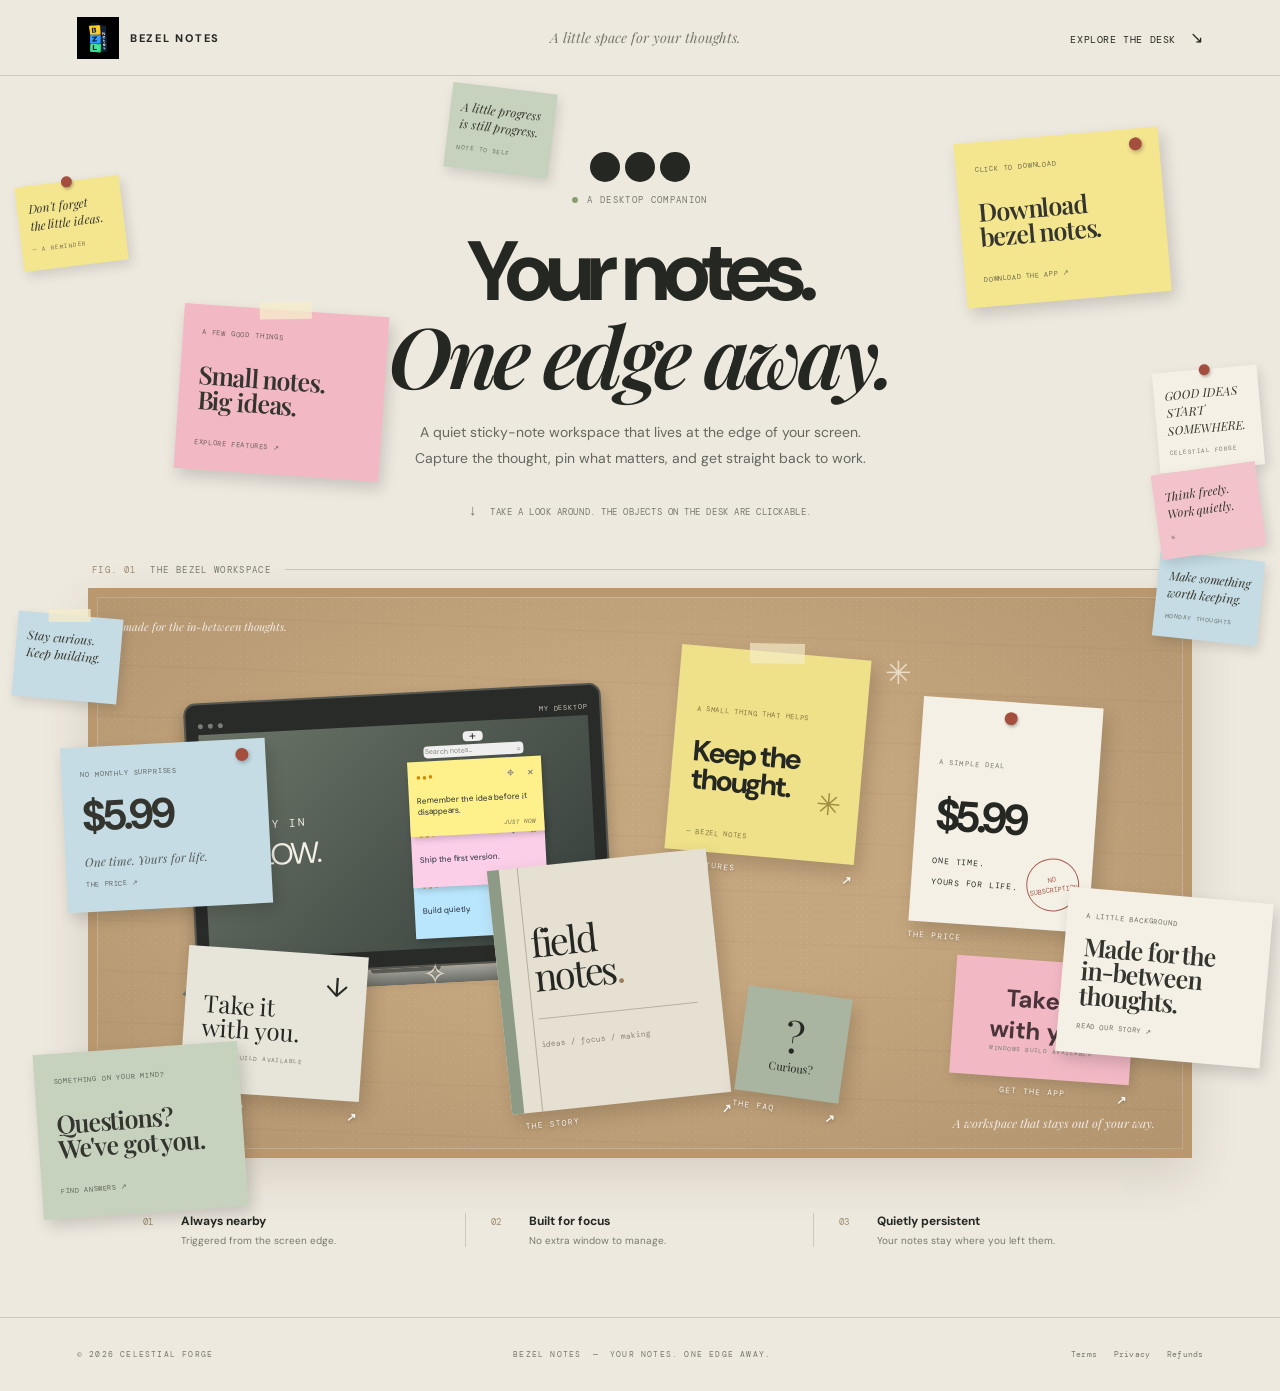
<file: index.html>
<!doctype html>
<html lang="en">
<head>
  <meta charset="utf-8">
  <meta name="viewport" content="width=device-width, initial-scale=1">
  <meta name="description" content="Bezel Notes — your notes, one edge away.">
  <meta name="theme-color" content="#eee9df">
  <title>Bezel Notes — Your notes. One edge away.</title>
  <link rel="stylesheet" href="styles.css">
  <script src="script.js" defer></script>
</head>
<body>
  <header class="topbar">
    <a class="brand" href="#top" aria-label="Bezel Notes home">
      <div class="logo-mark">
        <img src="assets/bezel-logo.png" alt="Bezel Notes Logo">
      </div>
      <span>BEZEL NOTES</span>
    </a>
    <span class="topbar-note">A little space for your thoughts.</span>
    <a class="top-link" href="#desk">Explore the desk <span>↘</span></a>
  </header>

  <main id="top">

    <!-- CELESTIAL WORKSPACE DECORATIONS -->
<div class="workspace-layer" aria-hidden="true">

  <div class="workspace-note ws-yellow ws-one">
    <span class="ws-pin"></span>
    Don't forget<br>the little ideas.
    <small>— A REMINDER</small>
  </div>

  <div class="workspace-note ws-blue ws-two">
    Make something<br>worth keeping.
    <small>MONDAY THOUGHTS</small>
  </div>

  <div class="workspace-note ws-blue ws-three">
    <span class="ws-tape"></span>
    Stay curious.<br>Keep building.
  </div>

  <div class="workspace-note ws-cream ws-four">
    <span class="ws-pin"></span>
    GOOD IDEAS<br>START SOMEWHERE.
    <small>CELESTIAL FORGE</small>
  </div>

  <div class="workspace-note ws-green ws-five">
    A little progress<br>is still progress.
    <small>NOTE TO SELF</small>
  </div>

  <div class="workspace-note ws-pink ws-six">
    Think freely.<br>Work quietly.
    <small>✳</small>
  </div>

  <!-- INTERACTIVE WORKSPACE NOTES -->

<button class="desk-object workspace-card ws-download"
        data-panel="download"
        aria-label="Download Bezel Notes">
    <span class="ws-card-pin"></span>
    <span class="ws-card-kicker">CLICK TO DOWNLOAD</span>
    <strong>Download<br>bezel notes.</strong>
    <span class="ws-card-bottom">DOWNLOAD THE APP ↗</span>
</button>

<button class="desk-object workspace-card ws-features"
        data-panel="features"
        aria-label="Explore Bezel Notes features">
    <span class="ws-card-tape"></span>
    <span class="ws-card-kicker">A FEW GOOD THINGS</span>
    <strong>Small notes.<br>Big ideas.</strong>
    <span class="ws-card-bottom">EXPLORE FEATURES ↗</span>
</button>

<button class="desk-object workspace-card ws-pricing"
        data-panel="pricing"
        aria-label="View Bezel Notes pricing">
    <span class="ws-card-pin"></span>
    <span class="ws-card-kicker">NO MONTHLY SURPRISES</span>
    <strong>$5.99</strong>
    <span class="ws-card-description">One time. Yours for life.</span>
    <span class="ws-card-bottom">THE PRICE ↗</span>
</button>

<button class="desk-object workspace-card ws-story"
        data-panel="about"
        aria-label="Read the story behind Bezel Notes">
    <span class="ws-card-kicker">A LITTLE BACKGROUND</span>
    <strong>Made for the<br>in-between thoughts.</strong>
    <span class="ws-card-bottom">READ OUR STORY ↗</span>
</button>

<button class="desk-object workspace-card ws-faq"
        data-panel="faq"
        aria-label="Frequently asked questions">
    <span class="ws-card-kicker">SOMETHING ON YOUR MIND?</span>
    <strong>Questions?<br>We've got you.</strong>
    <span class="ws-card-bottom">FIND ANSWERS ↗</span>
</button>

</div>

    <section class="intro">
      <div class="celestial-mark" aria-label="Celestial Forge">
      <span></span>
      <span></span>
      <span></span>
      </div>
      <p class="eyebrow"><span class="eyebrow-dot"></span> A DESKTOP COMPANION</p>
      <h1>Your notes.<br><em>One edge away.</em></h1>
      <p class="intro-copy">A quiet sticky-note workspace that lives at the edge of your screen. Capture the thought, pin what matters, and get straight back to work.</p>
      <p class="explore-hint"><span class="hint-arrow">↓</span> Take a look around. The objects on the desk are clickable.</p>
    </section>

    <section class="desk-scene" id="desk" aria-label="Interactive illustrated desk">
      <div class="scene-label"><span>FIG. 01</span> THE BEZEL WORKSPACE <span class="scene-line"></span></div>
      <div class="desk">
        <div class="desk-grain"></div>

        <button class="desk-object laptop" data-panel="product" aria-label="Explore the Bezel Notes app">
          <span class="laptop-screen">
            <span class="screen-top"><i></i><i></i><i></i><small>MY DESKTOP</small></span>
            <span class="screen-wallpaper">
              <span class="wallpaper-caption">STAY IN<br><b>FLOW.</b></span>
              <span class="mini-panel">
                <div class="mini-controls">
                  <span class="demo-add" aria-hidden="true">+</span>

                  <div class="demo-search">
                  <span>Search notes...</span>
                  <b>⌕</b>
                 </div>
                 </div>

                <span class="mini-notes-stack">
                 <span class="mini-note note-one">
                  <span class="mini-note-head">
                   <span class="mini-dots">•••</span>
                   <span class="mini-actions">⌖　×</span>
                   </span>
                   <span class="mini-note-content">
                     Remember the idea before it disappears.
                   </span>
                   <span class="mini-note-footer">JUST NOW</span>
                   </span>

                  <span class="mini-note note-two">
                   <span class="mini-note-head">
                    <span class="mini-dots">•••</span>
                    <span class="mini-actions">⌖　×</span>
                   </span>
                   <span class="mini-note-content">
                     Ship the first version.
                   </span>
                   <span class="mini-note-footer">YESTERDAY</span>
                  </span>

                  <span class="mini-note note-three">
                   <span class="mini-note-head">
                    <span class="mini-dots">•••</span>
                    <span class="mini-actions">⌖　×</span>
                   </span>
                   <span class="mini-note-content">
                     Build quietly.
                   </span>
                   <span class="mini-note-footer">MONDAY</span>
                  </span>
                </span>
              </span>
            </span>
          </span>
          <span class="laptop-base"><span></span></span>
          <span class="object-caption">THE PRODUCT <b>↗</b></span>
        </button>

        <button class="desk-object sticky" data-panel="features" aria-label="Explore product features">
          <span class="tape"></span>
          <span class="sticky-kicker">A SMALL THING THAT HELPS</span>
          <strong>Keep the<br>thought.</strong>
          <span class="scribble">✳</span>
          <span class="sticky-foot">— BEZEL NOTES</span>
          <span class="object-caption">THE FEATURES <b>↗</b></span>
        </button>

        <button class="desk-object notebook" data-panel="about" aria-label="Read about Bezel Notes">
          <span class="notebook-band"></span>
          <span class="notebook-title">field<br>notes<span>.</span></span>
          <span class="notebook-rule"></span>
          <span class="notebook-lines">ideas / focus / making</span>
          <span class="object-caption">THE STORY <b>↗</b></span>
        </button>

        <button class="desk-object pinned-paper" data-panel="pricing" aria-label="Explore pricing">
          <span class="pin"></span>
          <span class="paper-small">A SIMPLE DEAL</span>
          <strong>$5.99</strong>
          <span class="paper-sub">ONE TIME.<br>YOURS FOR LIFE.</span>
          <span class="paper-stamp">NO<br>SUBSCRIPTION</span>
          <span class="object-caption">THE PRICE <b>↗</b></span>
        </button>

        <button class="desk-object download-card" data-panel="download" aria-label="Download Bezel Notes">
          <span class="download-icon">↓</span>
          <strong>Take it<br>with you.</strong>
          <span class="download-small">WINDOWS BUILD AVAILABLE</span>
          <span class="object-caption">GET THE APP <b>↗</b></span>
        </button>
        
        <button class="take-it-note-pink" data-panel="download" aria-label="Download Bezel Notes">
          <span class="download-icon">↓</span>
          <strong>Take it<br>with you.</strong>
          <span class="download-small">WINDOWS BUILD AVAILABLE</span>
          <span class="object-caption">GET THE APP <b>↗</b></span>
        </button>

        <button class="desk-object faq-card" data-panel="faq" aria-label="Frequently asked questions">
          <span class="faq-mark">?</span>
          <span>Curious?</span>
          <span class="object-caption">THE FAQ <b>↗</b></span>
        </button>

        <span class="desk-doodle doodle-star">✳</span>
        <span class="desk-doodle doodle-spark">✧</span>
        <span class="desk-note-label">A workspace that stays out of your way.</span>
        <span class="desk-signature">made for the in-between thoughts.</span>
      </div>
      <p class="mobile-tip">Tap any object to explore it.</p>
    </section>

    <section class="bottom-strip">
      <div><span class="strip-number">01</span><b>Always nearby</b><small>Triggered from the screen edge.</small></div>
      <div><span class="strip-number">02</span><b>Built for focus</b><small>No extra window to manage.</small></div>
      <div><span class="strip-number">03</span><b>Quietly persistent</b><small>Your notes stay where you left them.</small></div>
    </section>
  </main>

  <footer class="footer">
    <span>© 2026 CELESTIAL FORGE</span>
    <span>BEZEL NOTES <i>—</i> YOUR NOTES. ONE EDGE AWAY.</span>
    <nav><a href="terms.html">Terms</a><a href="privacy.html">Privacy</a><a href="refund.html">Refunds</a></nav>
  </footer>

  <div class="info-overlay" id="info-overlay" hidden>
    <section class="info-panel" role="dialog" aria-modal="true" aria-labelledby="panel-title">
      <button class="panel-close" id="panel-close" aria-label="Close panel">×</button>
      <p class="panel-eyebrow" id="panel-eyebrow">EXPLORE BEZEL</p>
      <h2 id="panel-title">A little more about Bezel.</h2>
      <div class="panel-content" id="panel-content"></div>
    </section>
  </div>
</body>
</html>
</file>
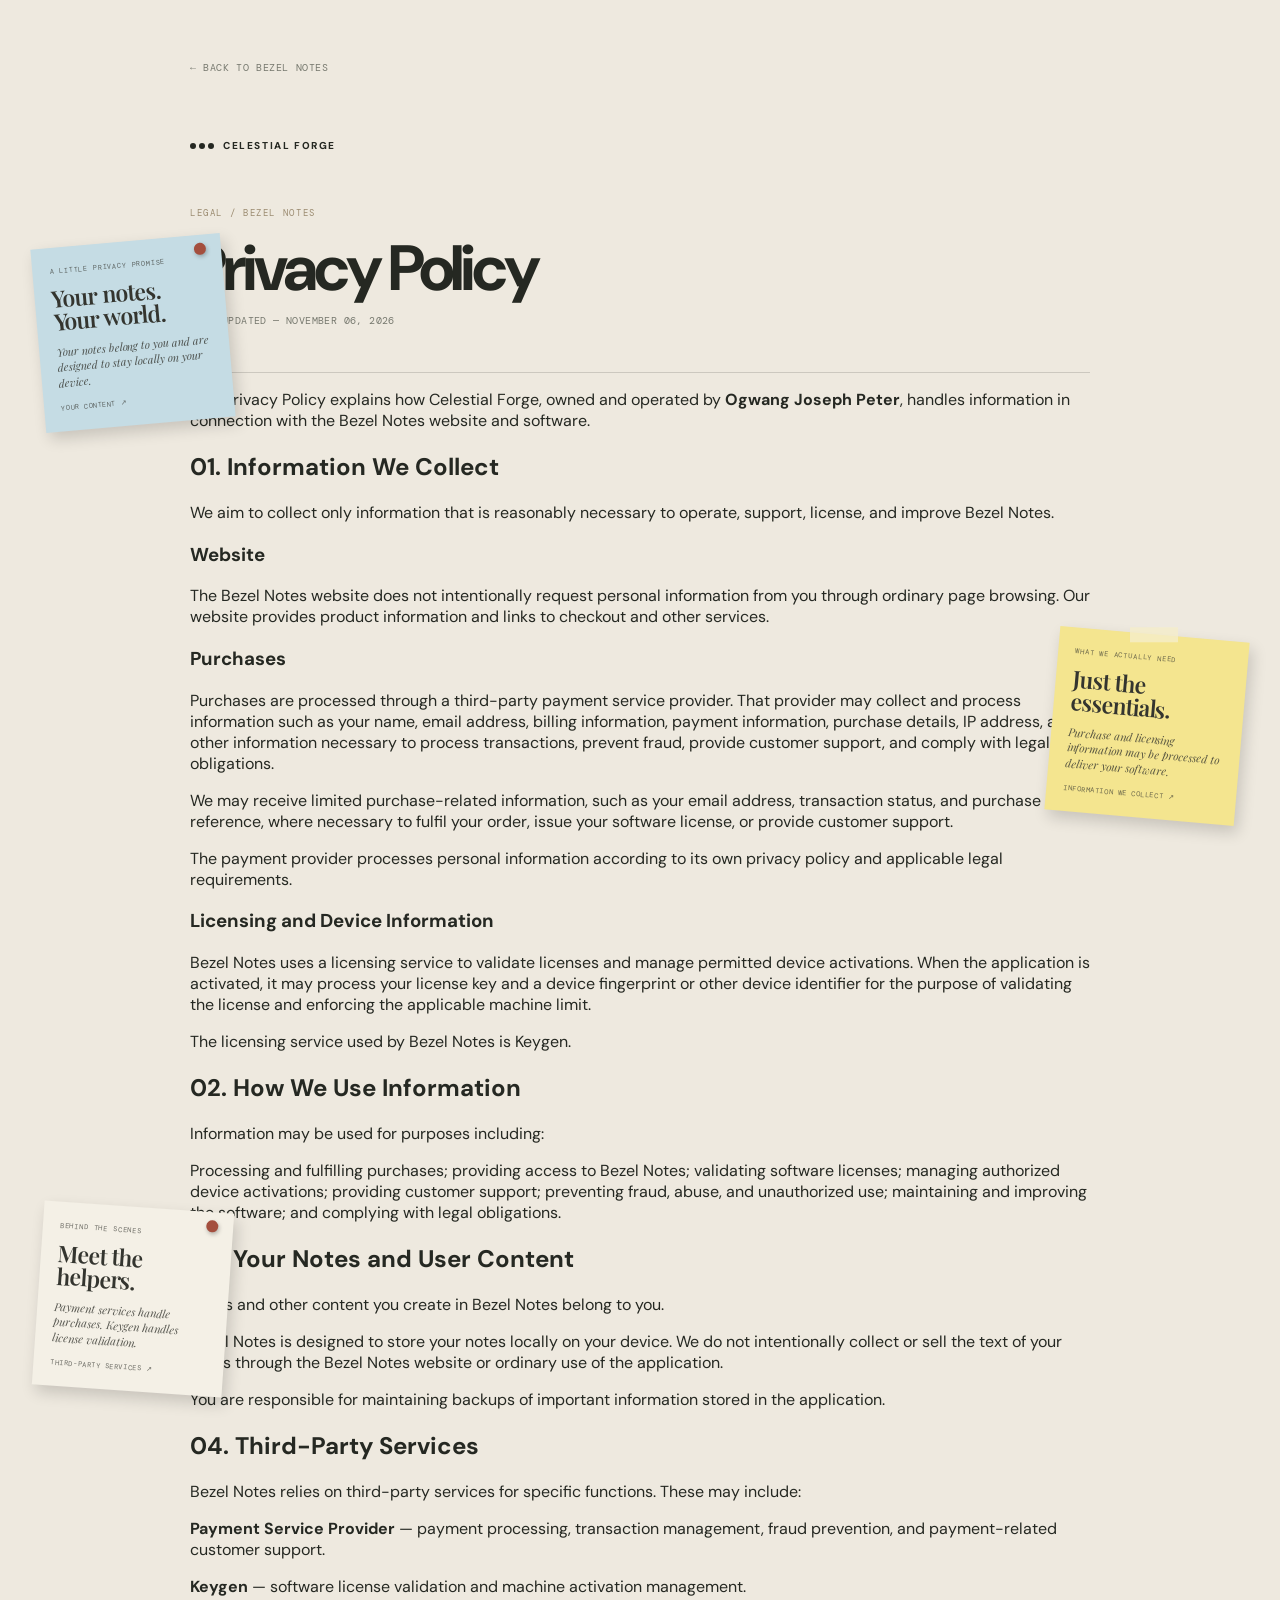
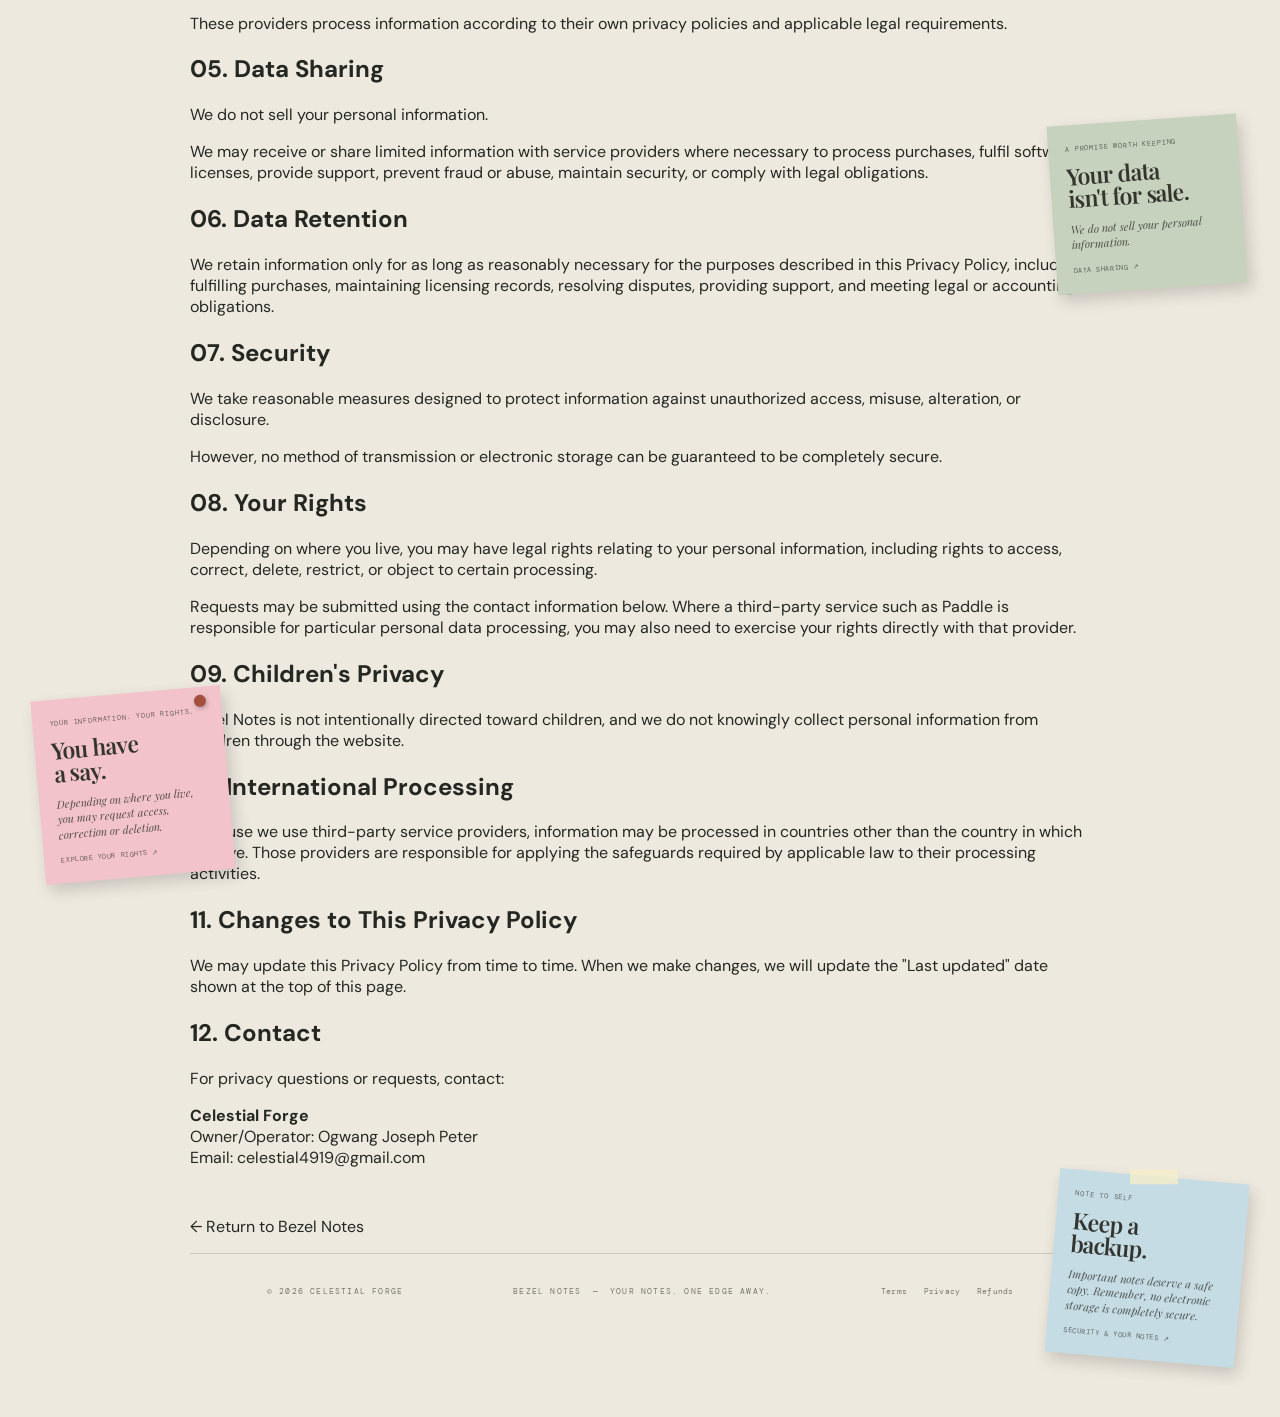
<file: privacy.html>
<!doctype html>
<html lang="en">
<head>
  <meta charset="utf-8">
  <meta name="viewport" content="width=device-width, initial-scale=1">
  <meta name="description" content="Bezel Notes Privacy Policy.">
  <meta name="theme-color" content="#07090b">
  <title>Privacy Policy — Bezel Notes</title>
  <link rel="icon" type="image/png" href="./assets/bezel-logo.png">
  <link rel="stylesheet" href="./styles.css">
</head>

<body>

    <!-- PRIVACY WORKSPACE -->
  <nav class="legal-note-layer privacy-note-layer"
       aria-label="Privacy policy quick links">

    <a href="#your-content" class="legal-paper paper-blue privacy-notes">
      <span class="legal-paper-pin"></span>
      <small>A LITTLE PRIVACY PROMISE</small>
      <strong>Your notes.<br>Your world.</strong>
      <p>Your notes belong to you and are designed to stay locally on your device.</p>
      <span class="legal-paper-link">YOUR CONTENT ↗</span>
    </a>

    <a href="#information" class="legal-paper paper-yellow privacy-collection">
      <span class="legal-paper-tape"></span>
      <small>WHAT WE ACTUALLY NEED</small>
      <strong>Just the<br>essentials.</strong>
      <p>Purchase and licensing information may be processed to deliver your software.</p>
      <span class="legal-paper-link">INFORMATION WE COLLECT ↗</span>
    </a>

     <a href="#third-parties" class="legal-paper paper-cream privacy-services">
      <span class="legal-paper-pin"></span>
      <small>BEHIND THE SCENES</small>
      <strong>Meet the<br>helpers.</strong>
      <p>Payment services handle purchases. Keygen handles license validation.</p>
      <span class="legal-paper-link">THIRD-PARTY SERVICES ↗</span>
    </a>

    <a href="#data-sharing" class="legal-paper paper-green privacy-sharing">
      <small>A PROMISE WORTH KEEPING</small>
      <strong>Your data<br>isn't for sale.</strong>
      <p>We do not sell your personal information.</p>
      <span class="legal-paper-link">DATA SHARING ↗</span>
    </a>

     <a href="#your-rights" class="legal-paper paper-pink privacy-rights">
      <span class="legal-paper-pin"></span>
      <small>YOUR INFORMATION. YOUR RIGHTS.</small>
      <strong>You have<br>a say.</strong>
      <p>Depending on where you live, you may request access, correction or deletion.</p>
      <span class="legal-paper-link">EXPLORE YOUR RIGHTS ↗</span>
    </a>

    <a href="#security" class="legal-paper paper-blue privacy-security">
      <span class="legal-paper-tape"></span>
      <small>NOTE TO SELF</small>
      <strong>Keep a<br>backup.</strong>
      <p>Important notes deserve a safe copy. Remember, no electronic storage is completely secure.</p>
      <span class="legal-paper-link">SECURITY & YOUR NOTES ↗</span>
    </a>

  </nav>


  <main class="legal-shell">

    <a href="./index.html" class="legal-back">
        ← Back to Bezel Notes
    </a>

    <div class="legal-brand">
        <span class="legal-brand-mark">
            <span></span>
            <span></span>
            <span></span>
        </span>
        CELESTIAL FORGE
    </div>

    <header class="legal-heading">
        <div class="legal-eyebrow">LEGAL / BEZEL NOTES</div>

        <h1>Privacy Policy</h1>

        <p class="legal-updated">
            LAST UPDATED — NOVEMBER 06, 2026
        </p>
    </header>

    <p>
      This Privacy Policy explains how Celestial Forge, owned and operated by
      <strong>Ogwang Joseph Peter</strong>, handles information in connection
      with the Bezel Notes website and software.
    </p>

    <h2 id="information">01. Information We Collect</h2>

    <p>
      We aim to collect only information that is reasonably necessary to
      operate, support, license, and improve Bezel Notes.
    </p>

    <h3>Website</h3>

    <p>
      The Bezel Notes website does not intentionally request personal
      information from you through ordinary page browsing. Our website
      provides product information and links to checkout and other services.
    </p>

    <h3>Purchases</h3>

<p>
  Purchases are processed through a third-party payment service
  provider. That provider may collect and process information
  such as your name, email address, billing information, payment
  information, purchase details, IP address, and other information
  necessary to process transactions, prevent fraud, provide
  customer support, and comply with legal obligations.
</p>

<p>
  We may receive limited purchase-related information, such as
  your email address, transaction status, and purchase reference,
  where necessary to fulfil your order, issue your software
  license, or provide customer support.
</p>

<p>
  The payment provider processes personal information according
  to its own privacy policy and applicable legal requirements.
</p>

    <h3>Licensing and Device Information</h3>

    <p>
      Bezel Notes uses a licensing service to validate licenses and manage
      permitted device activations. When the application is activated, it
      may process your license key and a device fingerprint or other device
      identifier for the purpose of validating the license and enforcing
      the applicable machine limit.
    </p>

    <p>
      The licensing service used by Bezel Notes is Keygen.
    </p>

    <h2>02. How We Use Information</h2>

    <p>
      Information may be used for purposes including:
    </p>

    <p>
      Processing and fulfilling purchases; providing access to Bezel Notes;
      validating software licenses; managing authorized device activations;
      providing customer support; preventing fraud, abuse, and unauthorized
      use; maintaining and improving the software; and complying with legal
      obligations.
    </p>

    <h2 id="your-content">03. Your Notes and User Content</h2>

    <p>
      Notes and other content you create in Bezel Notes belong to you.
    </p>

    <p>
      Bezel Notes is designed to store your notes locally on your device.
      We do not intentionally collect or sell the text of your notes through
      the Bezel Notes website or ordinary use of the application.
    </p>

    <p>
      You are responsible for maintaining backups of important information
      stored in the application.
    </p>

    <h2 id="third-parties">04. Third-Party Services</h2>

<p>
  Bezel Notes relies on third-party services for specific functions.
  These may include:
</p>

<p>
  <strong>Payment Service Provider</strong> — payment processing,
  transaction management, fraud prevention, and payment-related
  customer support.
</p>

<p>
  <strong>Keygen</strong> — software license validation and machine
  activation management.
</p>

<p>
  These providers process information according to their own
  privacy policies and applicable legal requirements.
</p>

    <h2 id="data-sharing">05. Data Sharing</h2>

    <p>
      We do not sell your personal information.
    </p>

    <p>
  We may receive or share limited information with service providers
  where necessary to process purchases, fulfil software licenses,
  provide support, prevent fraud or abuse, maintain security, or
  comply with legal obligations.
</p>

    <h2>06. Data Retention</h2>

    <p>
      We retain information only for as long as reasonably necessary for the
      purposes described in this Privacy Policy, including fulfilling
      purchases, maintaining licensing records, resolving disputes,
      providing support, and meeting legal or accounting obligations.
    </p>

    <h2 id="security">07. Security</h2>

    <p>
      We take reasonable measures designed to protect information against
      unauthorized access, misuse, alteration, or disclosure.
    </p>

    <p>
      However, no method of transmission or electronic storage can be
      guaranteed to be completely secure.
    </p>

    <h2 id="your-rights">08. Your Rights</h2>

    <p>
      Depending on where you live, you may have legal rights relating to
      your personal information, including rights to access, correct,
      delete, restrict, or object to certain processing.
    </p>

    <p>
      Requests may be submitted using the contact information below. Where
      a third-party service such as Paddle is responsible for particular
      personal data processing, you may also need to exercise your rights
      directly with that provider.
    </p>

    <h2>09. Children's Privacy</h2>

    <p>
      Bezel Notes is not intentionally directed toward children, and we do
      not knowingly collect personal information from children through the
      website.
    </p>

    <h2>10. International Processing</h2>

    <p>
      Because we use third-party service providers, information may be
      processed in countries other than the country in which you live.
      Those providers are responsible for applying the safeguards required
      by applicable law to their processing activities.
    </p>

    <h2>11. Changes to This Privacy Policy</h2>

    <p>
      We may update this Privacy Policy from time to time. When we make
      changes, we will update the "Last updated" date shown at the top of
      this page.
    </p>

    <h2>12. Contact</h2>

    <p>
      For privacy questions or requests, contact:
    </p>

    <p>
      <strong>Celestial Forge</strong><br>
      Owner/Operator: Ogwang Joseph Peter<br>
      Email:
      <a href="mailto:celestial4919@gmail.com">
        celestial4919@gmail.com
      </a>
    </p>

    <p style="margin-top:48px;">
      <a href="./index.html">
        ← Return to Bezel Notes
      </a>
    </p>

    <footer class="footer">
    <span>© 2026 CELESTIAL FORGE</span>
    <span>BEZEL NOTES <i>—</i> YOUR NOTES. ONE EDGE AWAY.</span>
    <nav><a href="terms.html">Terms</a><a href="privacy.html">Privacy</a><a href="refund.html">Refunds</a></nav>
  </footer>

  </main>
</body>
</html>
</file>
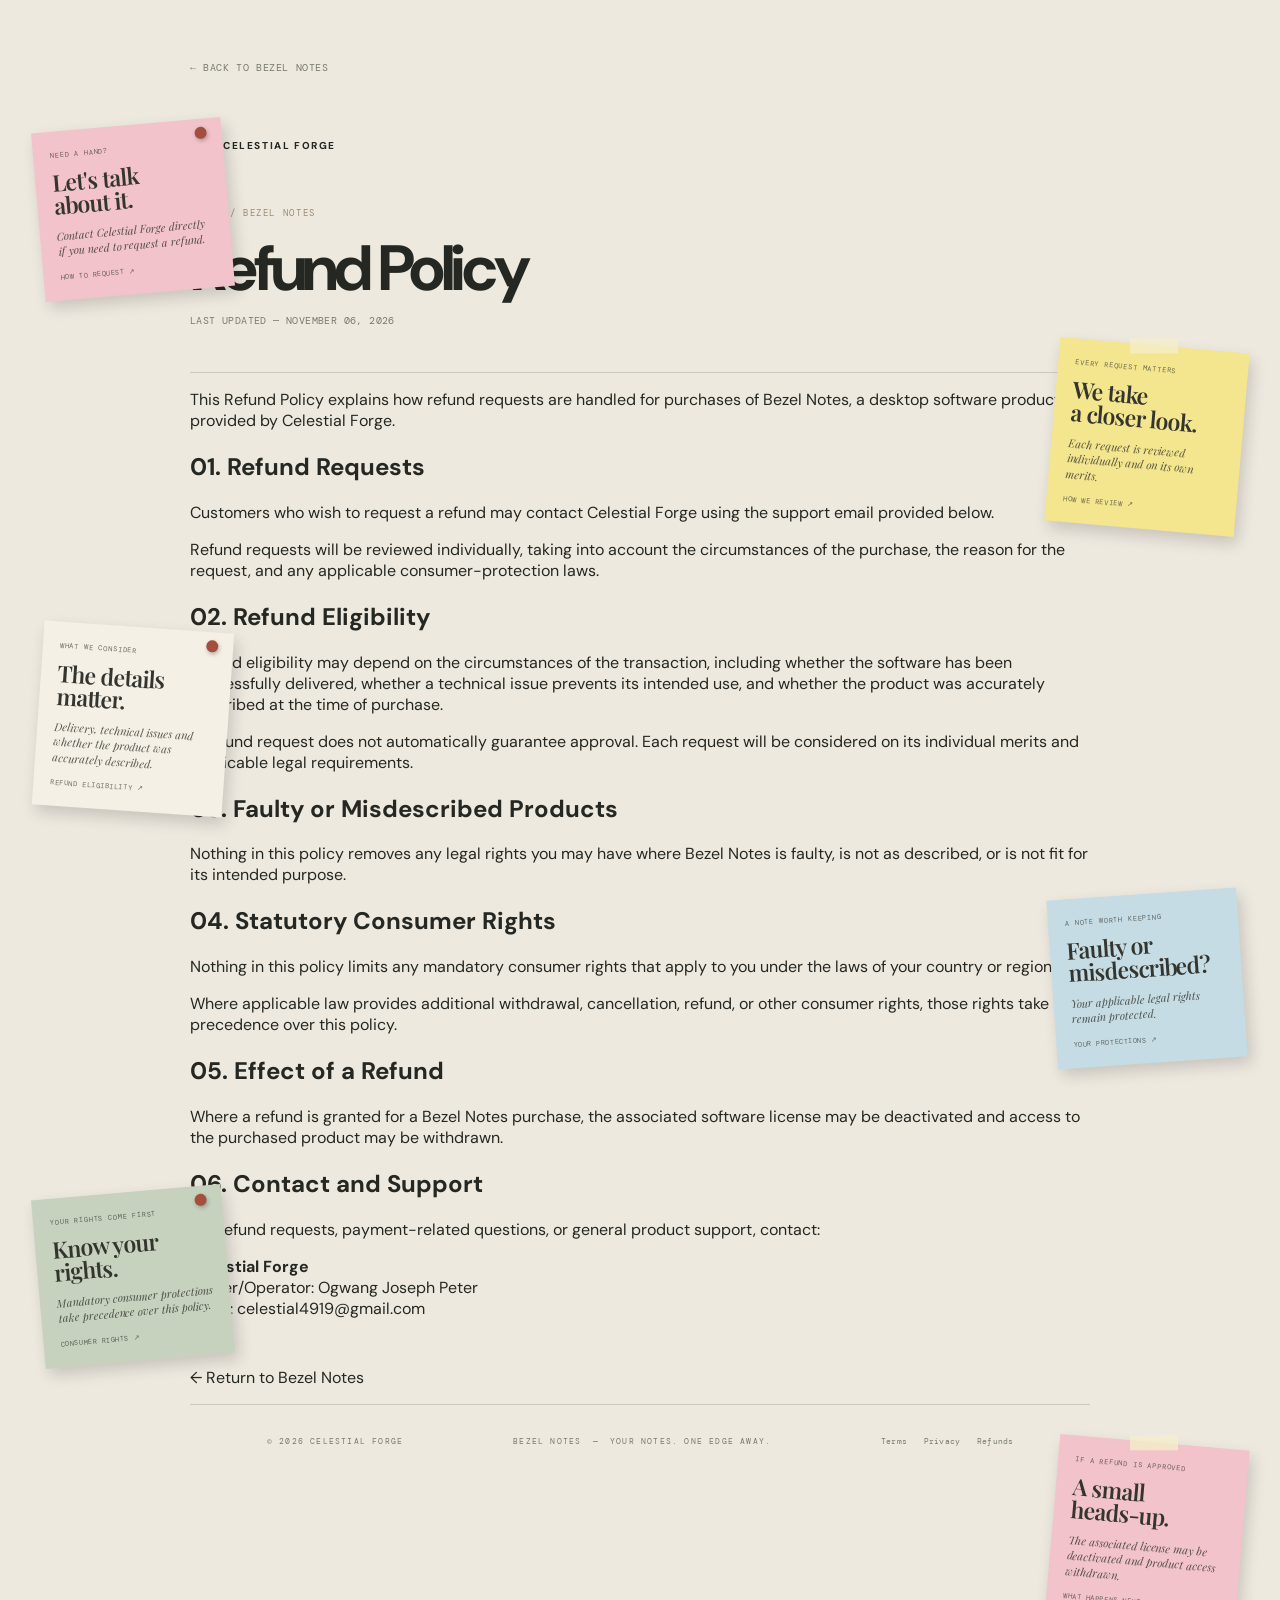
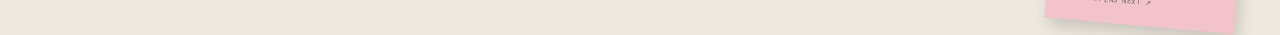
<file: refund.html>
<!doctype html>
<html lang="en">
<head>
  <meta charset="utf-8">
  <meta name="viewport" content="width=device-width, initial-scale=1">
  <meta name="description" content="Bezel Notes Refund Policy.">
  <meta name="theme-color" content="#07090b">
  <title>Refund Policy — Bezel Notes</title>
  <link rel="icon" type="image/png" href="./assets/bezel-logo.png">
  <link rel="stylesheet" href="./styles.css">
</head>

<body>

    <!-- REFUNDS WORKSPACE -->
  <nav class="legal-note-layer refund-note-layer"
       aria-label="Refund policy quick links">

    <a href="#refund-requests" class="legal-paper paper-pink refund-request">
      <span class="legal-paper-pin"></span>
      <small>NEED A HAND?</small>
      <strong>Let's talk<br>about it.</strong>
      <p>Contact Celestial Forge directly if you need to request a refund.</p>
      <span class="legal-paper-link">HOW TO REQUEST ↗</span>
    </a>

    <a href="#refund-eligibility" class="legal-paper paper-yellow refund-review">
      <span class="legal-paper-tape"></span>
      <small>EVERY REQUEST MATTERS</small>
      <strong>We take<br>a closer look.</strong>
      <p>Each request is reviewed individually and on its own merits.</p>
      <span class="legal-paper-link">HOW WE REVIEW ↗</span>
    </a>

    <a href="#refund-eligibility" class="legal-paper paper-cream refund-checklist">
      <span class="legal-paper-pin"></span>
      <small>WHAT WE CONSIDER</small>
      <strong>The details<br>matter.</strong>
      <p>Delivery, technical issues and whether the product was accurately described.</p>
      <span class="legal-paper-link">REFUND ELIGIBILITY ↗</span>
    </a>

    <a href="#faulty-products" class="legal-paper paper-blue refund-faulty">
      <small>A NOTE WORTH KEEPING</small>
      <strong>Faulty or<br>misdescribed?</strong>
      <p>Your applicable legal rights remain protected.</p>
      <span class="legal-paper-link">YOUR PROTECTIONS ↗</span>
    </a>

    <a href="#consumer-rights" class="legal-paper paper-green refund-rights">
      <span class="legal-paper-pin"></span>
      <small>YOUR RIGHTS COME FIRST</small>
      <strong>Know your<br>rights.</strong>
      <p>Mandatory consumer protections take precedence over this policy.</p>
      <span class="legal-paper-link">CONSUMER RIGHTS ↗</span>
    </a>

    <a href="#refund-effect" class="legal-paper paper-pink refund-effect">
      <span class="legal-paper-tape"></span>
      <small>IF A REFUND IS APPROVED</small>
      <strong>A small<br>heads-up.</strong>
      <p>The associated license may be deactivated and product access withdrawn.</p>
      <span class="legal-paper-link">WHAT HAPPENS NEXT ↗</span>
    </a>

  </nav>

  <main class="legal-shell">

    <a href="./index.html" class="legal-back">
        ← Back to Bezel Notes
    </a>

    <div class="legal-brand">
        <span class="legal-brand-mark">
            <span></span>
            <span></span>
            <span></span>
        </span>
        CELESTIAL FORGE
    </div>

    <header class="legal-heading">
        <div class="legal-eyebrow">LEGAL / BEZEL NOTES</div>

        <h1>Refund Policy</h1>

        <p class="legal-updated">
            LAST UPDATED — NOVEMBER 06, 2026
        </p>
    </header>

    <p>
      This Refund Policy explains how refund requests are handled
      for purchases of Bezel Notes, a desktop software product
      provided by Celestial Forge.
    </p>

    <h2 id="refund-requests">01. Refund Requests</h2>

    <p>
      Customers who wish to request a refund may contact Celestial
      Forge using the support email provided below.
    </p>

    <p>
      Refund requests will be reviewed individually, taking into
      account the circumstances of the purchase, the reason for
      the request, and any applicable consumer-protection laws.
    </p>

    <h2 refund-eligibility>02. Refund Eligibility</h2>

    <p>
      Refund eligibility may depend on the circumstances of the
      transaction, including whether the software has been
      successfully delivered, whether a technical issue prevents
      its intended use, and whether the product was accurately
      described at the time of purchase.
    </p>

    <p>
      A refund request does not automatically guarantee approval.
      Each request will be considered on its individual merits
      and applicable legal requirements.
    </p>

    <h2 id="faulty-products">03. Faulty or Misdescribed Products</h2>

    <p>
      Nothing in this policy removes any legal rights you may have
      where Bezel Notes is faulty, is not as described, or is not
      fit for its intended purpose.
    </p>

    <h2 id="consumer-rights">04. Statutory Consumer Rights</h2>

    <p>
      Nothing in this policy limits any mandatory consumer rights
      that apply to you under the laws of your country or region.
    </p>

    <p>
      Where applicable law provides additional withdrawal,
      cancellation, refund, or other consumer rights, those rights
      take precedence over this policy.
    </p>

    <h2 id="refund-effect">05. Effect of a Refund</h2>

    <p>
      Where a refund is granted for a Bezel Notes purchase,
      the associated software license may be deactivated and
      access to the purchased product may be withdrawn.
    </p>

    <h2>06. Contact and Support</h2>

    <p>
      For refund requests, payment-related questions, or general
      product support, contact:
    </p>

    <p>
      <strong>Celestial Forge</strong><br>
      Owner/Operator: Ogwang Joseph Peter<br>
      Email:
      <a href="mailto:celestial4919@gmail.com">
        celestial4919@gmail.com
      </a>
    </p>

    <p style="margin-top:48px;">
      <a href="./index.html">
        ← Return to Bezel Notes
      </a>
    </p>

    <footer class="footer">
    <span>© 2026 CELESTIAL FORGE</span>
    <span>BEZEL NOTES <i>—</i> YOUR NOTES. ONE EDGE AWAY.</span>
    <nav><a href="terms.html">Terms</a><a href="privacy.html">Privacy</a><a href="refund.html">Refunds</a></nav>
  </footer>

  </main>
</body>
</html>
</file>
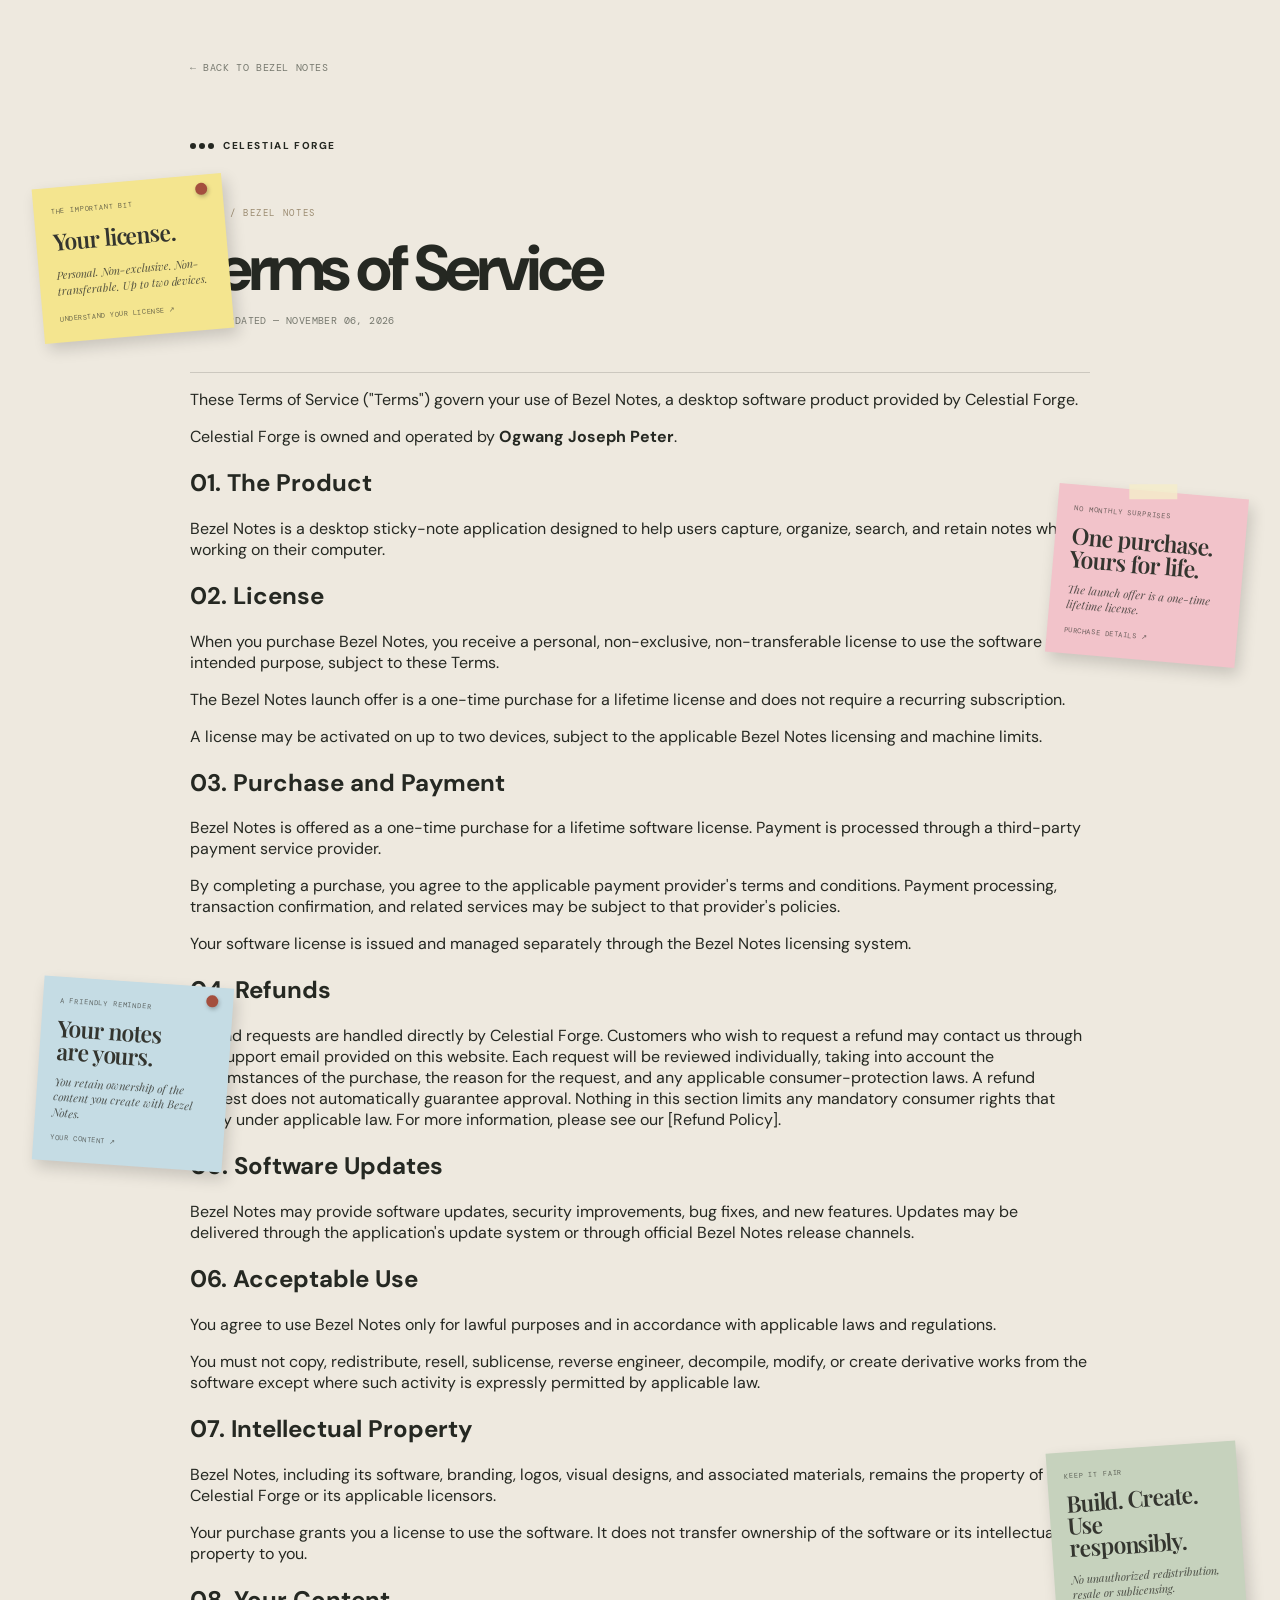
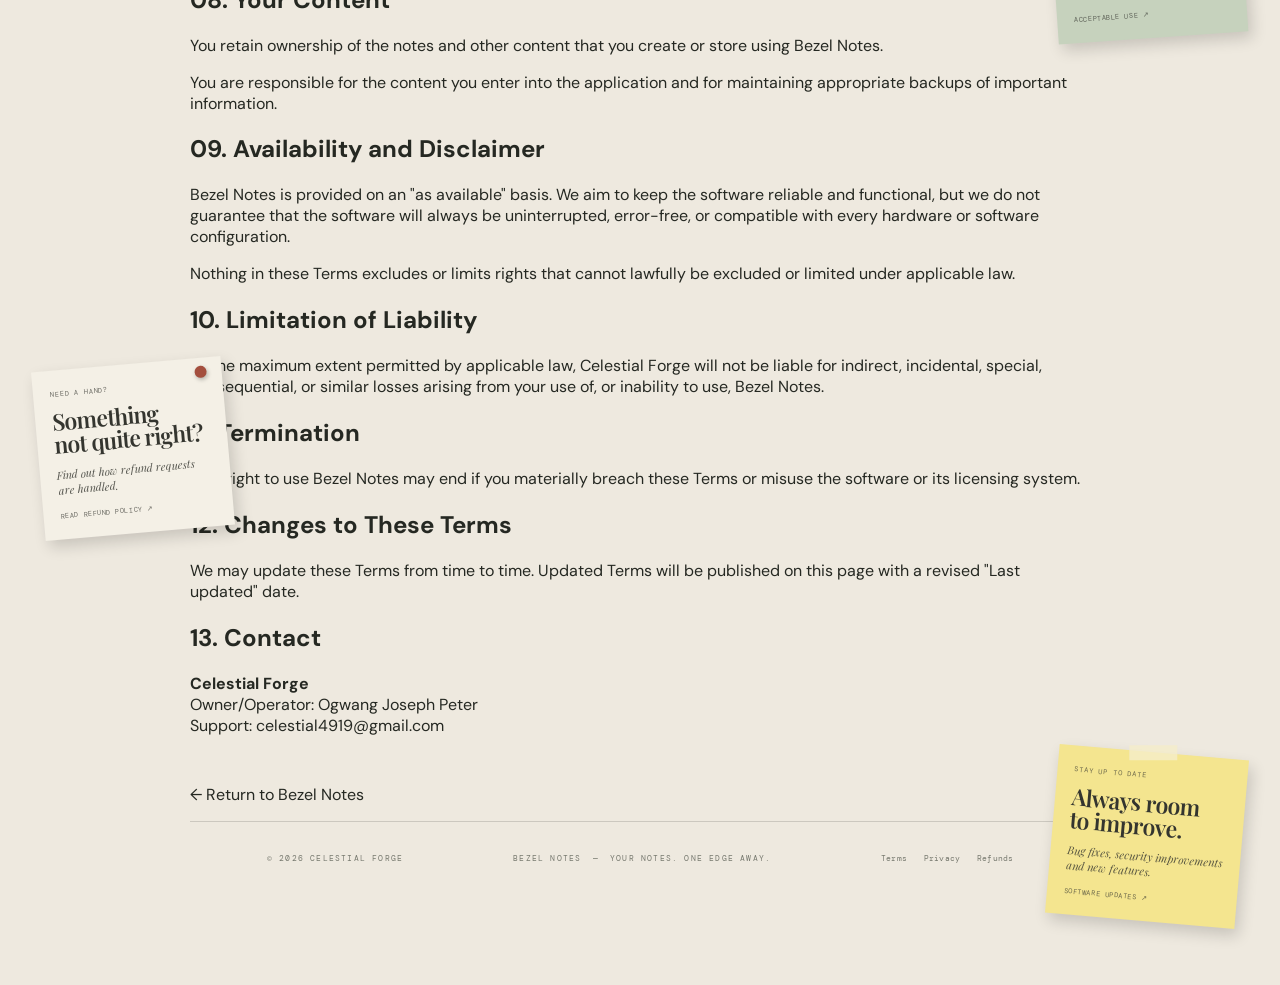
<file: terms.html>
<!doctype html>
<html lang="en">
<head>
  <meta charset="utf-8">
  <meta name="viewport" content="width=device-width, initial-scale=1">
  <meta name="description" content="Bezel Notes Terms of Service.">
  <meta name="theme-color" content="#07090b">
  <title>Terms of Service — Bezel Notes</title>
  <link rel="icon" type="image/png" href="./assets/bezel-logo.png">
  <link rel="stylesheet" href="./styles.css">
</head>

<body>

     <!-- TERMS WORKSPACE -->
  <nav class="legal-note-layer terms-note-layer"
       aria-label="Quick links to important terms">

    <a href="#license" class="legal-paper paper-yellow paper-license">
      <span class="legal-paper-pin"></span>
      <small>THE IMPORTANT BIT</small>
      <strong>Your license.</strong>
      <p>Personal. Non-exclusive. Non-transferable. Up to two devices.</p>
      <span class="legal-paper-link">UNDERSTAND YOUR LICENSE ↗</span>
    </a>

    <a href="#purchase-payment" class="legal-paper paper-pink paper-purchase">
      <span class="legal-paper-tape"></span>
      <small>NO MONTHLY SURPRISES</small>
      <strong>One purchase.<br>Yours for life.</strong>
      <p>The launch offer is a one-time lifetime license.</p>
      <span class="legal-paper-link">PURCHASE DETAILS ↗</span>
    </a>

    <a href="#your-content" class="legal-paper paper-blue paper-content">
      <span class="legal-paper-pin"></span>
      <small>A FRIENDLY REMINDER</small>
      <strong>Your notes<br>are yours.</strong>
      <p>You retain ownership of the content you create with Bezel Notes.</p>
      <span class="legal-paper-link">YOUR CONTENT ↗</span>
    </a>

    <a href="#acceptable-use" class="legal-paper paper-green paper-usage">
      <small>KEEP IT FAIR</small>
      <strong>Build. Create.<br>Use responsibly.</strong>
      <p>No unauthorized redistribution, resale or sublicensing.</p>
      <span class="legal-paper-link">ACCEPTABLE USE ↗</span>
    </a>

    <a href="refund.html" class="legal-paper paper-cream paper-refunds">
      <span class="legal-paper-pin"></span>
      <small>NEED A HAND?</small>
      <strong>Something<br>not quite right?</strong>
      <p>Find out how refund requests are handled.</p>
      <span class="legal-paper-link">READ REFUND POLICY ↗</span>
    </a>

    <a href="#software-updates" class="legal-paper paper-yellow paper-updates">
      <span class="legal-paper-tape"></span>
      <small>STAY UP TO DATE</small>
      <strong>Always room<br>to improve.</strong>
      <p>Bug fixes, security improvements and new features.</p>
      <span class="legal-paper-link">SOFTWARE UPDATES ↗</span>
    </a>

  </nav>


  <main class="legal-shell">

    <a href="./index.html" class="legal-back">
        ← Back to Bezel Notes
    </a>

    <div class="legal-brand">
        <span class="legal-brand-mark">
            <span></span>
            <span></span>
            <span></span>
        </span>
        CELESTIAL FORGE
    </div>

    <header class="legal-heading">
        <div class="legal-eyebrow">LEGAL / BEZEL NOTES</div>

        <h1>Terms of Service</h1>

        <p class="legal-updated">
            LAST UPDATED — NOVEMBER 06, 2026
        </p>
    </header>

    <p>
      These Terms of Service ("Terms") govern your use of Bezel Notes,
      a desktop software product provided by Celestial Forge.
    </p>

    <p>
      Celestial Forge is owned and operated by
      <strong>Ogwang Joseph Peter</strong>.
    </p>

    <h2>01. The Product</h2>

    <p>
      Bezel Notes is a desktop sticky-note application designed to help
      users capture, organize, search, and retain notes while working
      on their computer.
    </p>

    <h2 id="license">02. License</h2>

    <p>
      When you purchase Bezel Notes, you receive a personal,
      non-exclusive, non-transferable license to use the software
      for its intended purpose, subject to these Terms.
    </p>

    <p>
      The Bezel Notes launch offer is a one-time purchase for a
      lifetime license and does not require a recurring subscription.
    </p>

    <p>
      A license may be activated on up to two devices, subject to the
      applicable Bezel Notes licensing and machine limits.
    </p>

    <h2 purchase-payment>03. Purchase and Payment</h2>

     <p>
     Bezel Notes is offered as a one-time purchase for a lifetime
     software license. Payment is processed through a third-party
     payment service provider.
     </p>

     <p>
      By completing a purchase, you agree to the applicable payment
      provider's terms and conditions. Payment processing, transaction
      confirmation, and related services may be subject to that
      provider's policies.
     </p>

     <p>
      Your software license is issued and managed separately through
      the Bezel Notes licensing system.
     </p>

    <h2>04. Refunds</h2>

    <p>

Refund requests are handled directly by Celestial Forge. Customers who wish to request a refund may contact us through the support email provided on this website.

Each request will be reviewed individually, taking into account the circumstances of the purchase, the reason for the request, and any applicable consumer-protection laws.

A refund request does not automatically guarantee approval. Nothing in this section limits any mandatory consumer rights that apply under applicable law.

For more information, please see our <a href="refund.html"> [Refund Policy]</a>.

    </p>
    

    <h2 software-updates>05. Software Updates</h2>

    <p>
      Bezel Notes may provide software updates, security improvements,
      bug fixes, and new features. Updates may be delivered through
      the application's update system or through official Bezel Notes
      release channels.
    </p>

    <h2 id="acceptable-use">06. Acceptable Use</h2>

    <p>
      You agree to use Bezel Notes only for lawful purposes and in
      accordance with applicable laws and regulations.
    </p>

    <p>
      You must not copy, redistribute, resell, sublicense, reverse
      engineer, decompile, modify, or create derivative works from
      the software except where such activity is expressly permitted
      by applicable law.
    </p>

    <h2>07. Intellectual Property</h2>

    <p>
      Bezel Notes, including its software, branding, logos, visual
      designs, and associated materials, remains the property of
      Celestial Forge or its applicable licensors.
    </p>

    <p>
      Your purchase grants you a license to use the software. It does
      not transfer ownership of the software or its intellectual
      property to you.
    </p>

    <h2 id="your-content">08. Your Content</h2>

    <p>
      You retain ownership of the notes and other content that you
      create or store using Bezel Notes.
    </p>

    <p>
      You are responsible for the content you enter into the
      application and for maintaining appropriate backups of
      important information.
    </p>

    <h2>09. Availability and Disclaimer</h2>

    <p>
      Bezel Notes is provided on an "as available" basis. We aim to
      keep the software reliable and functional, but we do not
      guarantee that the software will always be uninterrupted,
      error-free, or compatible with every hardware or software
      configuration.
    </p>

    <p>
      Nothing in these Terms excludes or limits rights that cannot
      lawfully be excluded or limited under applicable law.
    </p>

    <h2>10. Limitation of Liability</h2>

    <p>
      To the maximum extent permitted by applicable law, Celestial
      Forge will not be liable for indirect, incidental, special,
      consequential, or similar losses arising from your use of,
      or inability to use, Bezel Notes.
    </p>

    <h2>11. Termination</h2>

    <p>
      Your right to use Bezel Notes may end if you materially breach
      these Terms or misuse the software or its licensing system.
    </p>

    <h2>12. Changes to These Terms</h2>

    <p>
      We may update these Terms from time to time. Updated Terms will
      be published on this page with a revised "Last updated" date.
    </p>

    <h2>13. Contact</h2>

    <p>
      <strong>Celestial Forge</strong><br>
      Owner/Operator: Ogwang Joseph Peter<br>
      Support:
      <a href="mailto:celestial4919@gmail.com">
        celestial4919@gmail.com
      </a>
    </p>

    <p style="margin-top:48px;">
      <a href="./index.html">
        ← Return to Bezel Notes
      </a>
    </p>

    <footer class="footer">
    <span>© 2026 CELESTIAL FORGE</span>
    <span>BEZEL NOTES <i>—</i> YOUR NOTES. ONE EDGE AWAY.</span>
    <nav><a href="terms.html">Terms</a><a href="privacy.html">Privacy</a><a href="refund.html">Refunds</a></nav>
  </footer>

  </main>
</body>
</html>
</file>
<file: styles.css>
@import url('https://fonts.googleapis.com/css2?family=DM+Mono:wght@400;500&family=DM+Sans:wght@400;500;600;700;800&family=Playfair+Display:ital,wght@0,600;1,600&display=swap');

:root {
  --paper: #eee9df;
  --paper-light: #f8f5ee;
  --ink: #252822;
  --muted: #77796f;
  --line: rgba(37,40,34,.17);
  --yellow: #e8d978;
  --desk: #c5a77f;
  --desk-dark: #a98761;
  --mono: 'DM Mono', monospace;
  --sans: 'DM Sans', sans-serif;
  --serif: 'Playfair Display', Georgia, serif;
}

* { box-sizing: border-box; }
html { scroll-behavior: smooth; }
body { margin: 0; background: var(--paper); color: var(--ink); font-family: var(--sans); }
a { color: inherit; text-decoration: none; }
button { font: inherit; }

.topbar {
  height: 76px; padding: 0 6vw; display: flex; align-items: center;
  justify-content: space-between; border-bottom: 1px solid var(--line);
}
.brand { display: flex; align-items: center; gap: 11px; font-size: 11px; font-weight: 800; letter-spacing: .16em; }

.logo-mark {
    width: 42px;
    height: 42px;
    display: flex;
    align-items: center;
    justify-content: center;
    overflow: hidden;
}

.logo-mark img {
    width: 100%;
    height: 100%;
    object-fit: contain;
    display: block;
}

.topbar-note { color: var(--muted); font-family: var(--serif); font-style: italic; font-size: 14px; }
.top-link { font-family: var(--mono); font-size: 10px; letter-spacing: .06em; text-transform: uppercase; }
.top-link span { font-size: 16px; margin-left: 7px; }

.intro { max-width: 980px; margin: 0 auto; padding: 76px 28px 44px; text-align: center; }

.celestial-mark {
    display: flex;
    justify-content: center;
    align-items: center;
    gap: 5px;
    margin: 0 auto 12px;
}

.celestial-mark span {
    width: 30px;
    height: 30px;
    display: block;
    border-radius: 50%;
    background: var(--ink);
}

.eyebrow, .scene-label, .paper-small, .sticky-kicker, .download-small, .footer, .panel-eyebrow {
  font-family: var(--mono); font-size: 9px; letter-spacing: .15em;
}
.eyebrow { display: flex; justify-content: center; align-items: center; gap: 9px; color: var(--muted); }
.eyebrow-dot { width: 6px; height: 6px; border-radius: 50%; background: #8b9b72; }
h1 { font-size: clamp(48px, 7vw, 84px); line-height: .99; letter-spacing: -.075em; margin: 24px 0 18px; font-weight: 700; }
h1 em { font-family: var(--serif); font-weight: 600; letter-spacing: -.055em; }
.intro-copy { max-width: 490px; margin: 0 auto; color: #65675e; font-size: 14px; line-height: 1.8; }
.explore-hint { margin: 29px 0 0; font-family: var(--mono); font-size: 9px; letter-spacing: .06em; color: #77796f; text-transform: uppercase; }
.hint-arrow { font-size: 15px; margin-right: 7px; }

.desk-scene { max-width: 1160px; margin: 0 auto; padding: 0 28px; }
.scene-label { display: flex; align-items: center; gap: 14px; color: #77796f; padding: 0 4px 12px; }
.scene-label span:first-child { color: #9b8b70; }
.scene-line { height: 1px; flex: 1; background: var(--line); }
.desk {
  min-height: 570px; position: relative; overflow: hidden; isolation: isolate;
  background: var(--desk); border: 9px solid #b99870;
  box-shadow: 0 18px 45px rgba(66,48,27,.14), inset 0 0 0 1px rgba(255,255,255,.25);
}
.desk::before, .desk::after { content: ""; position: absolute; inset: 0; z-index: -1; pointer-events: none; }
.desk::before {
  opacity: .25; background: repeating-linear-gradient(2deg, transparent 0 24px, rgba(91,62,34,.18) 25px, transparent 27px 51px);
}
.desk::after { background: radial-gradient(ellipse at 50% 45%, transparent 35%, rgba(75,49,25,.16) 100%); }
.desk-grain { position: absolute; inset: 0; opacity: .12; pointer-events: none; background-image: radial-gradient(#fff 0.6px, transparent .7px); background-size: 7px 7px; }

.desk-object {
  position: absolute; border: 0; cursor: pointer; color: var(--ink);
  transition: transform .25s ease, filter .25s ease, box-shadow .25s ease;
  text-align: left; box-shadow: 5px 9px 18px rgba(54,39,23,.2);
}
.desk-object:hover, .desk-object:focus-visible { transform: translateY(-8px) rotate(0deg) !important; filter: brightness(1.025); box-shadow: 8px 16px 24px rgba(54,39,23,.25); outline: 2px solid rgba(37,40,34,.55); outline-offset: 5px; }
.object-caption {
  position: absolute; left: 0; bottom: -24px; width: 100%; color: #f8f5ee;
  font: 8px var(--mono); letter-spacing: .13em; white-space: nowrap;
  text-shadow: 0 1px 3px rgba(0,0,0,.25);
}
.object-caption b { float: right; font-size: 12px; }

.laptop { width: 430px; left: 8%; top: 95px; background: transparent; box-shadow: none; transform: rotate(-3deg); }
.laptop-screen { display: block; height: 275px; padding: 12px; background: #292b29; border: 2px solid #555750; border-radius: 12px 12px 5px 5px; box-shadow: 0 8px 15px rgba(0,0,0,.25); }
.screen-top { height: 18px; display: flex; align-items: center; gap: 5px; color: #c6c4b8; }
.screen-top i { width: 5px; height: 5px; border-radius: 50%; background: #7b7e74; }
.screen-top small { margin-left: auto; font: 7px var(--mono); letter-spacing: .12em; }
.screen-wallpaper { height: 225px; display: flex; align-items: center; justify-content: space-around; background: linear-gradient(135deg,#6c7568,#343d39); overflow: hidden; }
.wallpaper-caption { color: #f4f0e5; font: 11px var(--mono); letter-spacing: .16em; line-height: 1.8; }
.wallpaper-caption b { font: 30px var(--sans); letter-spacing: -.07em; }
/* Transparent Bezel panel */
.mini-panel {
    width: 148px;
    padding: 0 7px;
    background: transparent;
    box-shadow: none;
}

/* Mini Bezel header */
.mini-panel-head {
    display: flex;
    justify-content: space-between;
    align-items: center;
    margin-bottom: 9px;
    color: #f4f0e5;
    font: 7px var(--mono);
    letter-spacing: .1em;
}

.mini-brand {
    display: flex;
    align-items: center;
    gap: 3px;
}

.mini-brand i {
    width: 4px;
    height: 4px;
    border-radius: 50%;
    background: #e8d978;
}

.mini-add {
    font-size: 13px;
}

/* Overlapping notes */
.mini-notes-stack {
    display: flex;
    flex-direction: column;
}

.mini-note {
    position: relative;
    display: flex;
    flex-direction: column;
    width: 100%;
    min-height: 68px;
    padding: 7px 8px 6px;
    margin-top: -17px;
    color: #1f2937;
    font-size: 7px;
    line-height: 1.3;
    box-shadow: 2px 3px 6px rgba(0,0,0,.18);
    transition: transform .2s ease;
}


.mini-note:first-child {
    margin-top: 0;
}

/* Top note sits above the others */
.note-one {
    background: #fef08a;
    z-index: 3;
}

.note-two {
    background: #fbcfe8;
    z-index: 2;
}

.note-three {
    background: #bae6fd;
    z-index: 1;
}

/* Note controls */
.mini-controls {
  display: flex;
  flex-direction: column;
  align-items: center;
  gap: 3px;
  margin-bottom: 3px;
}


.mini-note-head {
    display: flex;
    justify-content: space-between;
    align-items: center;
    margin-bottom: 8px;
}

.demo-add {
  width: 20px;
  height: 10px;
  padding: 0;
  border: none;
  background: rgba(255,255,255,.9);
  color: #34352f;
  font-size: 13px;
  line-height: 1;
  display: flex;
  align-items: center;
  justify-content: center;
  box-shadow: 0 1px 2px rgba(0,0,0,.08);
  border-radius: 4px;
}

.demo-search {
  width: 100px;
  height: 12px;
  padding: 0 2px;
  box-sizing: border-box;
  display: flex;
  align-items: center;
  justify-content: space-between;
  background: rgba(255,255,255,.9);
  color: #85857d;
  font-size: 7px;
  box-shadow: 0 1px 2px rgba(0,0,0,.07);
  border-radius: 4px;
}

.demo-search b {
  font-size: 6px;
  font-weight: 400;
  color: #55564f;
}

.mini-dots {
    font-size: 15px;
    letter-spacing: 1px;
    color: #ca8a04;
}

.mini-actions {
    font-size: 13px;
    color: #777;
}

.mini-note-content {
    display: block;
    flex: 1;
    font-size: 8px;
    line-height: 1.35;
}

.mini-note-footer {
    display: block;
    margin-top: 5px;
    text-align: right;
    font: italic 6px var(--mono);
    opacity: .65;
}
.laptop-base { display: block; height: 17px; margin: 0 -18px; background: linear-gradient(#a6a69d,#696b65); clip-path: polygon(4% 0,96% 0,100% 100%,0 100%); border-radius: 0 0 8px 8px; }
.laptop-base span { display: block; margin: 0 auto; width: 70px; height: 4px; background: #5a5b55; border-radius: 0 0 5px 5px; }

.sticky { width: 190px; height: 205px; left: 53%; top: 55px; padding: 23px 20px; background: #eee18a; transform: rotate(5deg); }
.tape { position: absolute; top: -9px; left: 68px; width: 55px; height: 20px; background: rgba(246,238,203,.65); transform: rotate(-4deg); }
.sticky-kicker { display: block; font-size: 7px; letter-spacing: .1em; color: #81743b; }
.sticky strong { display: block; margin-top: 24px; font-size: 29px; line-height: .98; letter-spacing: -.07em; }
.scribble { position: absolute; right: 18px; bottom: 38px; font-size: 30px; color: #a18e42; }
.sticky-foot { position: absolute; bottom: 15px; left: 20px; font: 7px var(--mono); letter-spacing: .1em; color: #81743b; }

.notebook { width: 220px; height: 245px; left: 37%; bottom: 45px; padding: 35px 24px; background: #e6e0d2; transform: rotate(-6deg); border-left: 12px solid #8d9a86; }
.notebook-band { position: absolute; left: 18px; top: 0; bottom: 0; width: 1px; background: #b4ad9d; }
.notebook-title { display: block; font: 38px/.9 var(--serif); letter-spacing: -.06em; }
.notebook-title span { color: #9b8060; }
.notebook-rule { display: block; height: 1px; background: #b8b1a1; margin: 25px 0 12px; }
.notebook-lines { font: 8px var(--mono); color: #888477; }

.pinned-paper { width: 180px; height: 225px; right: 8%; top: 105px; padding: 35px 20px 18px; background: #f4f0e6; transform: rotate(4deg); }
.pin { position: absolute; width: 13px; height: 13px; top: 10px; left: 82px; border-radius: 50%; background: #a44f3e; box-shadow: 1px 2px 3px #0004; }
.paper-small { color: #77796f; font-size: 7px; }
.pinned-paper strong { display: block; font-size: 43px; letter-spacing: -.08em; margin: 17px 0 5px; }
.paper-sub { font: 8px/1.7 var(--mono); letter-spacing: .1em; }
.paper-stamp { position: absolute; right: 12px; bottom: 19px; border: 1px solid #a65c4c; border-radius: 50%; width: 53px; height: 53px; display: grid; place-items: center; text-align: center; color: #a65c4c; font: 7px/1.4 var(--mono); transform: rotate(-12deg); }

.download-card { width: 180px; height: 145px; left: 8%; bottom: 53px; padding: 18px; background: #e7e4d9; transform: rotate(4deg); }
.download-icon { position: absolute; right: 18px; top: 15px; font-size: 27px; }
.download-card strong { display: block; font: 24px/.98 var(--serif); margin: 13px 0; }
.download-small { display: block; font-size: 6px; color: #77796f; letter-spacing: .08em; }
.faq-card { width: 105px; height: 105px; right: 31%; bottom: 52px; background: #a9b5a0; transform: rotate(8deg); display: flex; flex-direction: column; align-items: center; justify-content: center; gap: 3px; font: 11px var(--serif); }
.faq-mark { font: 42px var(--serif); line-height: 1; }
.desk-doodle { position: absolute; color: #f4ead8; opacity: .8; pointer-events: none; }
.doodle-star { right: 25%; top: 55px; font-size: 32px; }
.doodle-spark { left: 30%; top: 65%; font-size: 29px; }
.desk-note-label { position: absolute; right: 28px; bottom: 18px; color: rgba(255,255,255,.8); font: italic 12px var(--serif); }
.desk-signature { position: absolute; left: 26px; top: 22px; color: rgba(255,255,255,.8); font: italic 11px var(--serif); }
.mobile-tip { display: none; text-align: center; font: 9px var(--mono); color: var(--muted); }

.take-it-note-pink {
    position: absolute;
    right: 50px;
    bottom: 70px;

    width: 180px;
    min-height: 100px;
    padding: 24px;

    background: #f2b9c5;
    color: #49343a;

    transform: rotate(4deg);
    z-index: 10;
    transition: transform .25s ease, box-shadow .25s ease;
    border: none;
    outline: none;
    box-shadow: 3px 5px 12px rgba(0, 0, 0, 0.12);

    font-size: 1.5em;
}

.take-it-note-pink:hover {
    transform: rotate(-3deg) translateY(-8px);
    transition: transform .25s ease, box-shadow .25s ease;
    box-shadow: 8px 12px 18px rgba(0, 0, 0, 0.18);
    outline: 2px solid rgba(37,40,34,.55);
    outline-offset: 5px;
}

.bottom-strip { max-width: 1100px; margin: 55px auto 70px; padding: 0 28px; display: grid; grid-template-columns: repeat(3,1fr); }
.bottom-strip > div { padding: 0 25px; border-right: 1px solid var(--line); display: grid; grid-template-columns: 28px 1fr; column-gap: 10px; }
.bottom-strip > div:last-child { border: 0; }
.strip-number { grid-row: span 2; color: #9b8b70; font: 9px var(--mono); padding-top: 3px; }
.bottom-strip b { font-size: 12px; }
.bottom-strip small { color: var(--muted); font-size: 10px; margin-top: 5px; }
.footer { border-top: 1px solid var(--line); min-height: 74px; padding: 20px 6vw; display: flex; justify-content: space-between; align-items: center; color: #77796f; font-size: 8px; }
.footer i { font-style: normal; padding: 0 5px; }
.footer nav { display: flex; gap: 17px; letter-spacing: .02em; }
.footer a:hover { color: var(--ink); }

.info-overlay { position: fixed; inset: 0; z-index: 10; display: grid; place-items: center; padding: 20px; background: rgba(31,33,28,.48); backdrop-filter: blur(5px); }
.info-overlay[hidden] { display: none; }
.info-panel { position: relative; width: min(520px,100%); padding: 42px; background: var(--paper-light); box-shadow: 0 25px 80px #17181144; animation: panel-in .22s ease-out; }
@keyframes panel-in { from { opacity: 0; transform: translateY(12px) scale(.98); } to { opacity: 1; transform: none; } }
.panel-close { position: absolute; top: 13px; right: 17px; border: 0; background: none; font-size: 28px; cursor: pointer; color: #77796f; }
.panel-eyebrow { color: #9b8b70; }
.info-panel h2 { font: 34px/1.05 var(--serif); letter-spacing: -.04em; margin: 15px 0; }
.panel-content { color: #62645b; font-size: 13px; line-height: 1.8; }
.panel-content ul { padding-left: 18px; }
.panel-action { display: inline-block; margin-top: 14px; padding: 12px 17px; background: var(--ink); color: white; font: 9px var(--mono); letter-spacing: .1em; text-transform: uppercase; border: 0; cursor: pointer; }
.panel-action:hover { background: #50564a; }
.panel-price { font: 42px var(--sans); color: var(--ink); letter-spacing: -.06em; }

@media (max-width: 760px) {
  .topbar { height: 65px; padding: 0 20px; }
  .topbar-note { display: none; }
  .top-link { font-size: 8px; }
  .intro { padding: 58px 24px 35px; }
  .intro-copy { font-size: 13px; }
  .desk-scene { padding: 0 14px; }
  .desk { min-height: 780px; border-width: 6px; }
  .laptop { width: min(78%,360px); left: 8%; top: 70px; }
  .laptop-screen { height: 235px; }
  .screen-wallpaper { height: 185px; }
  .mini-panel { width: 125px; }
  .wallpaper-caption b { font-size: 24px; }
  .sticky { width: 145px; height: 165px; left: auto; right: 7%; top: 350px; padding: 20px 14px; }
  .sticky strong { font-size: 24px; margin-top: 18px; }
  .sticky-foot { left: 14px; }
  .notebook { width: 165px; height: 190px; left: 8%; bottom: 45px; padding: 29px 18px; }
  .notebook-title { font-size: 31px; }
  .pinned-paper { width: 135px; height: 170px; right: 7%; top: 80px; padding: 30px 14px 14px; }
  .pinned-paper strong { font-size: 33px; margin: 12px 0 3px; }
  .paper-stamp { width: 43px; height: 43px; font-size: 6px; }
  .download-card { width: 145px; height: 120px; left: 8%; bottom: 270px; padding: 14px; }
  .download-card strong { font-size: 21px; }
  .faq-card { width: 82px; height: 82px; right: 9%; bottom: 45px; }
  .faq-mark { font-size: 32px; }
  .desk-note-label { display: none; }
  .desk-signature { left: 15px; top: 18px; font-size: 9px; }
  .doodle-star { right: 34%; top: 295px; }
  .doodle-spark { left: 48%; top: 70%; }
  .object-caption { font-size: 7px; }
  .mobile-tip { display: block; }
  .bottom-strip { margin: 40px 0 50px; grid-template-columns: 1fr; gap: 20px; padding: 0 28px; }
  .bottom-strip > div { border: 0; padding: 0; }
  .footer { padding: 20px; gap: 15px; flex-wrap: wrap; }
  .footer > span:nth-child(2) { display: none; }
  .footer nav { gap: 12px; }
  .info-panel { padding: 35px 25px 28px; }
}
@media (prefers-reduced-motion: reduce) {
  *, *::before, *::after { scroll-behavior: auto !important; animation-duration: .01ms !important; transition-duration: .01ms !important; }
}


/* =================================
   CELESTIAL FORGE — LEGAL PAGES
================================= */

.legal-shell {
    width: min(900px, calc(100% - 48px));
    margin: 0 auto;
    padding: 55px 0 90px;
}

/* Back navigation */
.legal-back {
    display: inline-flex;
    align-items: center;
    gap: 9px;
    margin-bottom: 65px;
    color: var(--muted);
    font: 10px var(--mono);
    letter-spacing: .06em;
    text-transform: uppercase;
    transition: color .2s ease, transform .2s ease;
}

.legal-back:hover {
    color: var(--ink);
    transform: translateX(-4px);
}

/* Brand identity */
.legal-brand {
    display: flex;
    align-items: center;
    gap: 9px;
    margin-bottom: 55px;
    font-size: 10px;
    font-weight: 800;
    letter-spacing: .16em;
}

.legal-brand-mark {
    display: flex;
    align-items: center;
    gap: 3px;
}

.legal-brand-mark span {
    width: 6px;
    height: 6px;
    border-radius: 50%;
    background: var(--ink);
}

/* Document heading */
.legal-heading {
    padding-bottom: 35px;
    border-bottom: 1px solid var(--line);
}

.legal-eyebrow {
    color: #9b8b70;
    font: 9px var(--mono);
    letter-spacing: .18em;
    text-transform: uppercase;
}

.legal-heading h1 {
    margin: 18px 0 13px;
    font-size: clamp(42px, 6vw, 64px);
    line-height: 1;
    letter-spacing: -.065em;
}

.legal-updated {
    color: var(--muted);
    font: 10px var(--mono);
    letter-spacing: .04em;
}

/* Document introduction */
.legal-intro {
    max-width: 680px;
    padding: 30px 0 38px;
    color: #62645b;
    font: 15px/1.9 var(--serif);
}

/* Main legal content */
.legal-content {
    max-width: 720px;
}

.legal-content section {
    padding: 27px 0;
    border-top: 1px solid var(--line);
}

.legal-content h2 {
    margin: 0 0 15px;
    font: 600 22px/1.25 var(--serif);
    letter-spacing: -.025em;
}

.legal-content h3 {
    margin: 24px 0 10px;
    font-size: 12px;
    font-weight: 700;
    letter-spacing: .04em;
}

.legal-content p {
    margin: 0 0 13px;
    color: #62645b;
    font-size: 13px;
    line-height: 1.95;
}

.legal-content p:last-child {
    margin-bottom: 0;
}

.legal-content a {
    color: #8b7655;
    text-decoration: underline;
    text-decoration-color: rgba(139,118,85,.35);
    text-underline-offset: 3px;
}

.legal-content a:hover {
    color: var(--ink);
    text-decoration-color: var(--ink);
}

/* Document ending */
.legal-footer {
    display: flex;
    justify-content: space-between;
    align-items: center;
    gap: 20px;
    margin-top: 55px;
    padding-top: 22px;
    border-top: 1px solid var(--line);
    color: var(--muted);
    font: 9px var(--mono);
    letter-spacing: .08em;
}

.legal-footer a {
    color: var(--ink);
}

.legal-footer a:hover {
    text-decoration: underline;
}

@media (max-width: 600px) {
    .legal-shell {
        width: calc(100% - 40px);
        padding-top: 35px;
    }

    .legal-back {
        margin-bottom: 48px;
    }

    .legal-brand {
        margin-bottom: 42px;
    }

    .legal-content h2 {
        font-size: 20px;
    }

    .legal-content p {
        font-size: 12px;
    }

    .legal-footer {
        align-items: flex-start;
        flex-direction: column;
    }
}

/* =================================
   CELESTIAL WORKSPACE
   Scattered paper decorations
================================= */

main {
    position: relative;
}

.workspace-layer {
    position: absolute;
    inset: 0;
    z-index: 5;
    pointer-events: none;
    overflow: hidden;
}

.workspace-note {
    position: absolute;
    width: 105px;
    min-height: 85px;
    padding: 15px 11px;
    font: italic 12px/1.45 var(--serif);
    color: #38372f;
    box-shadow: 3px 5px 12px rgba(0,0,0,.13);
}

.workspace-note small {
    display: block;
    margin-top: 10px;
    font: 6px var(--mono);
    letter-spacing: .08em;
    opacity: .65;
}

/* Paper colours */

.ws-yellow {
    background: #f4e58f;
}

.ws-pink {
    background: #f2c3ca;
}

.ws-blue {
    background: #c5dce4;
}

.ws-cream {
    background: #f4f0e6;
}

.ws-green {
    background: #c6d2bd;
}

/* Individual placements */

.ws-one {
    top: 9%;
    left: 1.5%;
    transform: rotate(-7deg);
}

.ws-two {
    top: 41%;
    right: 1.5%;
    transform: rotate(6deg);
}

.ws-three {
    top: 46%;
    left: 1.2%;
    transform: rotate(5deg);
}

.ws-four {
    top: 25%;
    right: 1.5%;
    transform: rotate(-5deg);
}

.ws-five {
    top: 1%;
    left: 35%;
    transform: rotate(7deg);
}

.ws-six {
    top: 33.5%;
    right: 1.5%;
    transform: rotate(-8deg);
}

/* Pushpins and tape */

.ws-pin {
    position: absolute;
    width: 11px;
    height: 11px;
    top: -5px;
    left: 45%;
    border-radius: 50%;
    background: #a44f3e;
    box-shadow: 1px 2px 3px #0004;
}

.ws-tape {
    position: absolute;
    width: 42px;
    height: 13px;
    top: -6px;
    left: 30px;
    background: rgba(246,238,203,.75);
    transform: rotate(-5deg);
}

/* Keep the workspace clean on smaller screens */

@media (max-width: 1100px) {
    .workspace-layer {
        display: none;
    }
}

/* =================================
   CELESTIAL WORKSPACE
   INTERACTIVE PAPER OBJECTS
================================= */

.workspace-card {
    pointer-events: auto;
    width: 205px;
    min-height: 165px;
    padding: 23px 19px;
    display: flex;
    flex-direction: column;
    justify-content: space-between;
    border: none;
    text-align: left;
    cursor: pointer;
    color: #34352f;
    z-index: 6;
    box-shadow: 4px 7px 15px rgba(0,0,0,.16);
    transition: transform .25s ease, box-shadow .25s ease,
                filter .25s ease;
}

.workspace-card strong {
    display: block;
    font: 600 25px/.98 var(--serif);
    letter-spacing: -.045em;
}

.ws-card-kicker {
    font: 7px var(--mono);
    letter-spacing: .12em;
    opacity: .7;
}

.ws-card-bottom {
    display: block;
    font: 7px var(--mono);
    letter-spacing: .09em;
    opacity: .7;
}

.ws-card-description {
    font: italic 12px var(--serif);
    opacity: .75;
}

/* Paper variations */

.ws-download {
    background: #f4e58f;
    transform: rotate(-5deg);
    top: 5%;
    left: 75%;
}

.ws-features {
    background: #f2b9c5;
    transform: rotate(4deg);
    top: 20%;
    right: 70%;
}

.ws-pricing {
    background: #c5dce4;
    transform: rotate(-3deg);
    top: 57%;
    left: 5%;
}

.ws-pricing strong {
    font: 700 42px var(--sans);
    letter-spacing: -.07em;
}

.ws-story {
    background: #f4f0e6;
    transform: rotate(5deg);
    top: 70%;
    right: 1%;
}

.ws-faq {
    background: #c6d2bd;
    transform: rotate(-4deg);
    top: 83%;
    left: 3%;
}

/* Pins and tape */

.ws-card-pin {
    position: absolute;
    width: 13px;
    height: 13px;
    top: 9px;
    right: 17px;
    border-radius: 50%;
    background: #a44f3e;
    box-shadow: 1px 2px 4px #0004;
}

.ws-card-tape {
    position: absolute;
    width: 52px;
    height: 17px;
    top: -8px;
    left: 75px;
    background: rgba(246,238,203,.75);
    transform: rotate(-5deg);
}

/* Hover interaction */

.workspace-card:hover,
.workspace-card:focus-visible {
    transform: translateY(-10px) rotate(0deg) !important;
    box-shadow: 9px 16px 25px rgba(0,0,0,.22);
    filter: brightness(1.04);
    outline: 2px solid rgba(37,40,34,.55);
    outline-offset: 5px;
}

.workspace-card:active {
    transform: translateY(-3px) scale(.98) !important;
}

/* Smaller screens */

@media (max-width: 1100px) {
    .workspace-card {
        display: none;
    }
}

/* =================================
   CELESTIAL FORGE
   LEGAL WORKSPACE — TERMS
================================= */

body {
    position: relative;
}

.legal-shell {
    position: relative;
    z-index: 1;
}

/* Workspace layer */

.legal-note-layer {
    position: absolute;
    inset: 0;
    z-index: 5;
    pointer-events: none;
    overflow: visible;
}

.legal-paper {
    position: absolute;
    display: flex;
    flex-direction: column;
    justify-content: space-between;

    width: 190px;
    min-height: 155px;
    padding: 19px 17px;

    color: #34352f;
    text-decoration: none;
    text-align: left;

    border: none;
    box-shadow: 4px 7px 15px rgba(0,0,0,.16);

    pointer-events: auto;
    cursor: pointer;

    transition:
        transform .25s ease,
        box-shadow .25s ease,
        filter .25s ease;
}

.legal-paper small {
    font: 7px var(--mono);
    letter-spacing: .12em;
    opacity: .7;
}

.legal-paper strong {
    display: block;
    font: 600 23px/.98 var(--serif);
    letter-spacing: -.045em;
    margin: 12px 0;
}

.legal-paper p {
    font: italic 11px/1.4 var(--serif);
    margin: 0 0 13px;
    opacity: .8;
}

.legal-paper-link {
    display: block;
    font: 7px var(--mono);
    letter-spacing: .08em;
    opacity: .7;
}

/* Paper colours */

.paper-yellow {
    background: #f4e58f;
}

.paper-pink {
    background: #f2c3ca;
}

.paper-blue {
    background: #c5dce4;
}

.paper-green {
    background: #c6d2bd;
}

.paper-cream {
    background: #f4f0e6;
}

/* Individual paper positions */

.paper-license {
    top: 7%;
    left: 3%;
    transform: rotate(-5deg);
}

.paper-purchase {
    top: 19%;
    right: 3%;
    transform: rotate(5deg);
}

.paper-content {
    top: 38%;
    left: 3%;
    transform: rotate(4deg);
}

.paper-usage {
    top: 56%;
    right: 3%;
    transform: rotate(-4deg);
}

.paper-refunds {
    top: 76%;
    left: 3%;
    transform: rotate(-5deg);
}

.paper-updates {
    top: 91%;
    right: 3%;
    transform: rotate(5deg);
}

/* Pins and tape */

.legal-paper-pin {
    position: absolute;
    width: 12px;
    height: 12px;
    top: 8px;
    right: 15px;
    border-radius: 50%;
    background: #a44f3e;
    box-shadow: 1px 2px 4px #0004;
}

.legal-paper-tape {
    position: absolute;
    width: 48px;
    height: 15px;
    top: -7px;
    left: 70px;
    background: rgba(246,238,203,.8);
    transform: rotate(-5deg);
}

/* Hover interaction */

.legal-paper:hover,
.legal-paper:focus-visible {
    transform: translateY(-10px) rotate(0deg) !important;
    box-shadow: 9px 16px 25px rgba(0,0,0,.22);
    filter: brightness(1.04);
    outline: 2px solid rgba(37,40,34,.55);
    outline-offset: 5px;
}

.legal-paper:active {
    transform: translateY(-3px) scale(.98) !important;
}

.legal-shell h2[id] {
    scroll-margin-top: 28px;
}

/* Keep the legal document clean on smaller screens */

@media(max-width:1100px) {
    .legal-note-layer {
        display: none;
    }
}

/* =================================
   CELESTIAL FORGE
   LEGAL WORKSPACE — PRIVACY
================================= */

.privacy-notes {
    top: 8%;
    left: 3%;
    transform: rotate(-5deg);
}

.privacy-collection {
    top: 21%;
    right: 3%;
    transform: rotate(5deg);
}

.privacy-services {
    top: 40%;
    left: 3%;
    transform: rotate(4deg);
}

.privacy-sharing {
    top: 57%;
    right: 3%;
    transform: rotate(-4deg);
}

.privacy-rights {
    top: 76%;
    left: 3%;
    transform: rotate(-5deg);
}

.privacy-security {
    top: 92%;
    right: 3%;
    transform: rotate(5deg);
}

/* =================================
   CELESTIAL FORGE
   LEGAL WORKSPACE — REFUNDS
================================= */

.refund-request {
    top: 8%;
    left: 3%;
    transform: rotate(-5deg);
}

.refund-review {
    top: 22%;
    right: 3%;
    transform: rotate(5deg);
}

.refund-checklist {
    top: 40%;
    left: 3%;
    transform: rotate(4deg);
}

.refund-faulty {
    top: 57%;
    right: 3%;
    transform: rotate(-4deg);
}

.refund-rights {
    top: 76%;
    left: 3%;
    transform: rotate(-5deg);
}

.refund-effect {
    top: 92%;
    right: 3%;
    transform: rotate(5deg);
}
</file>
